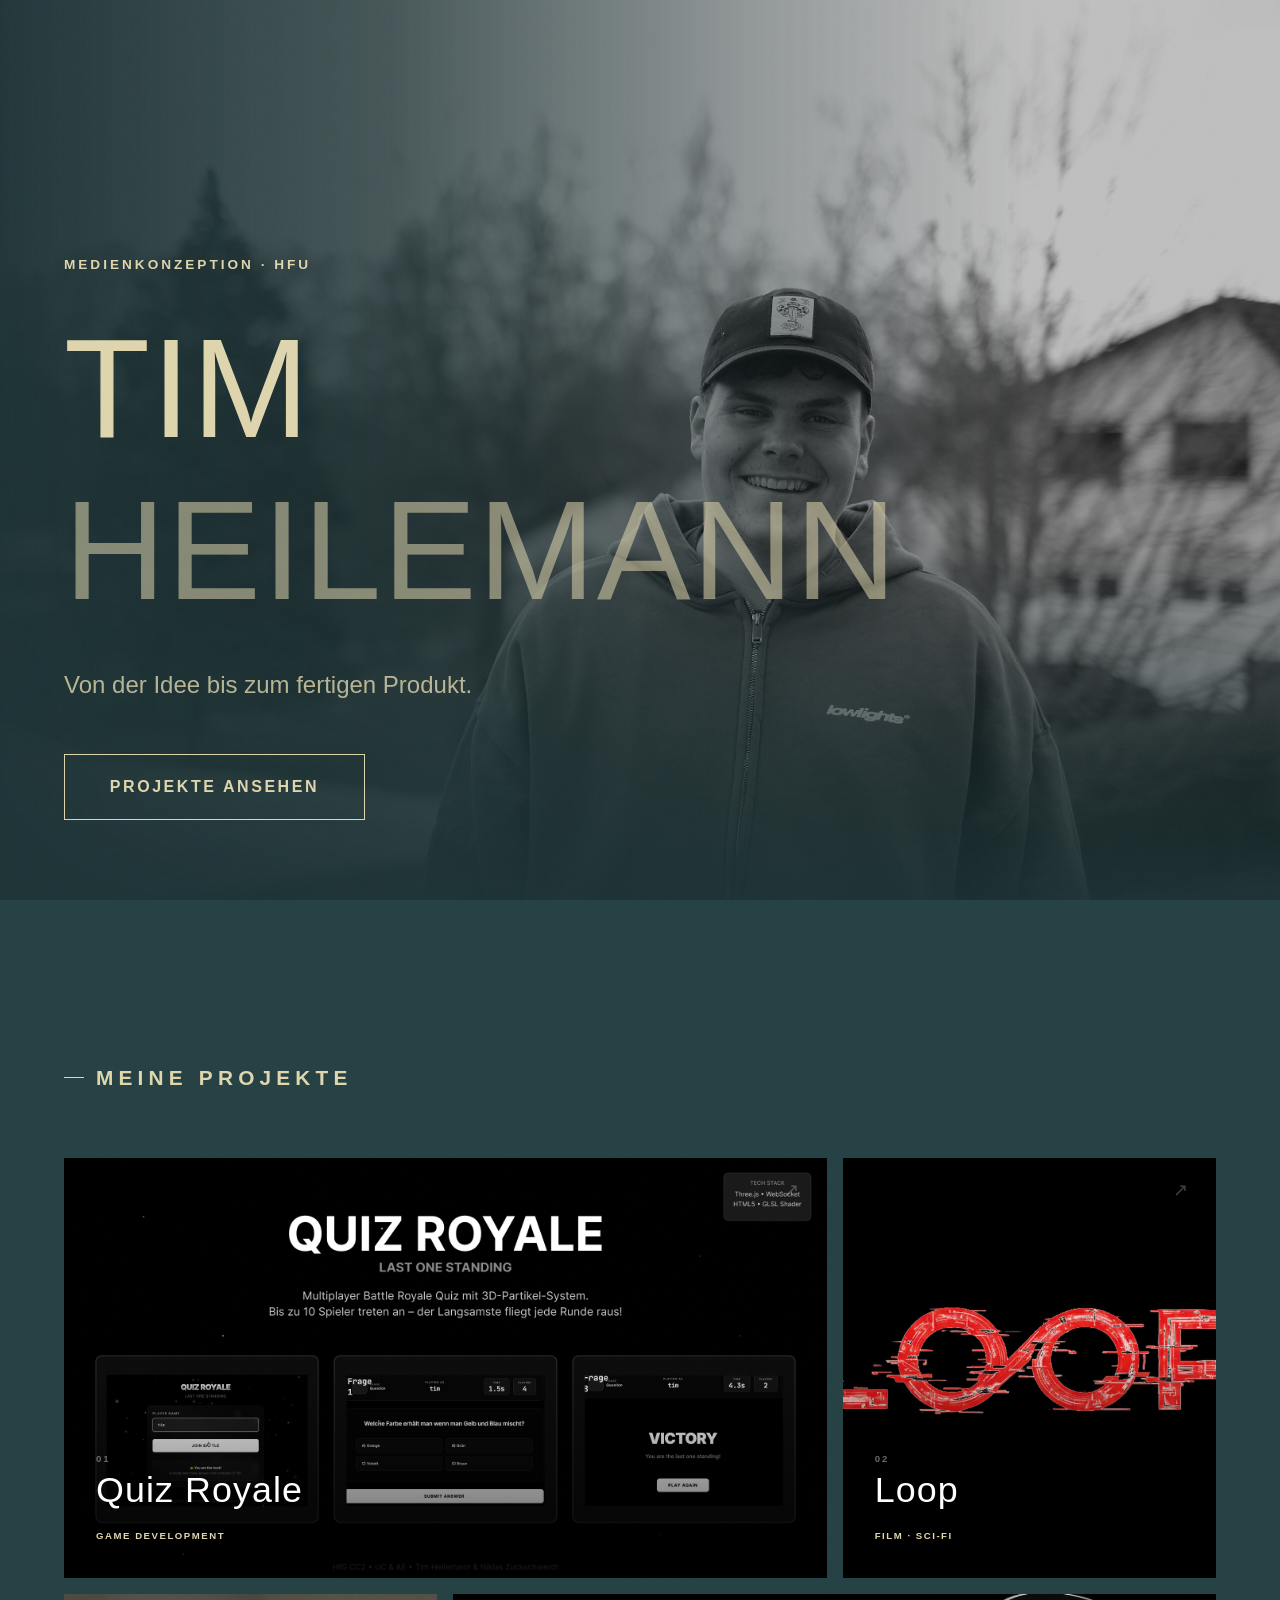
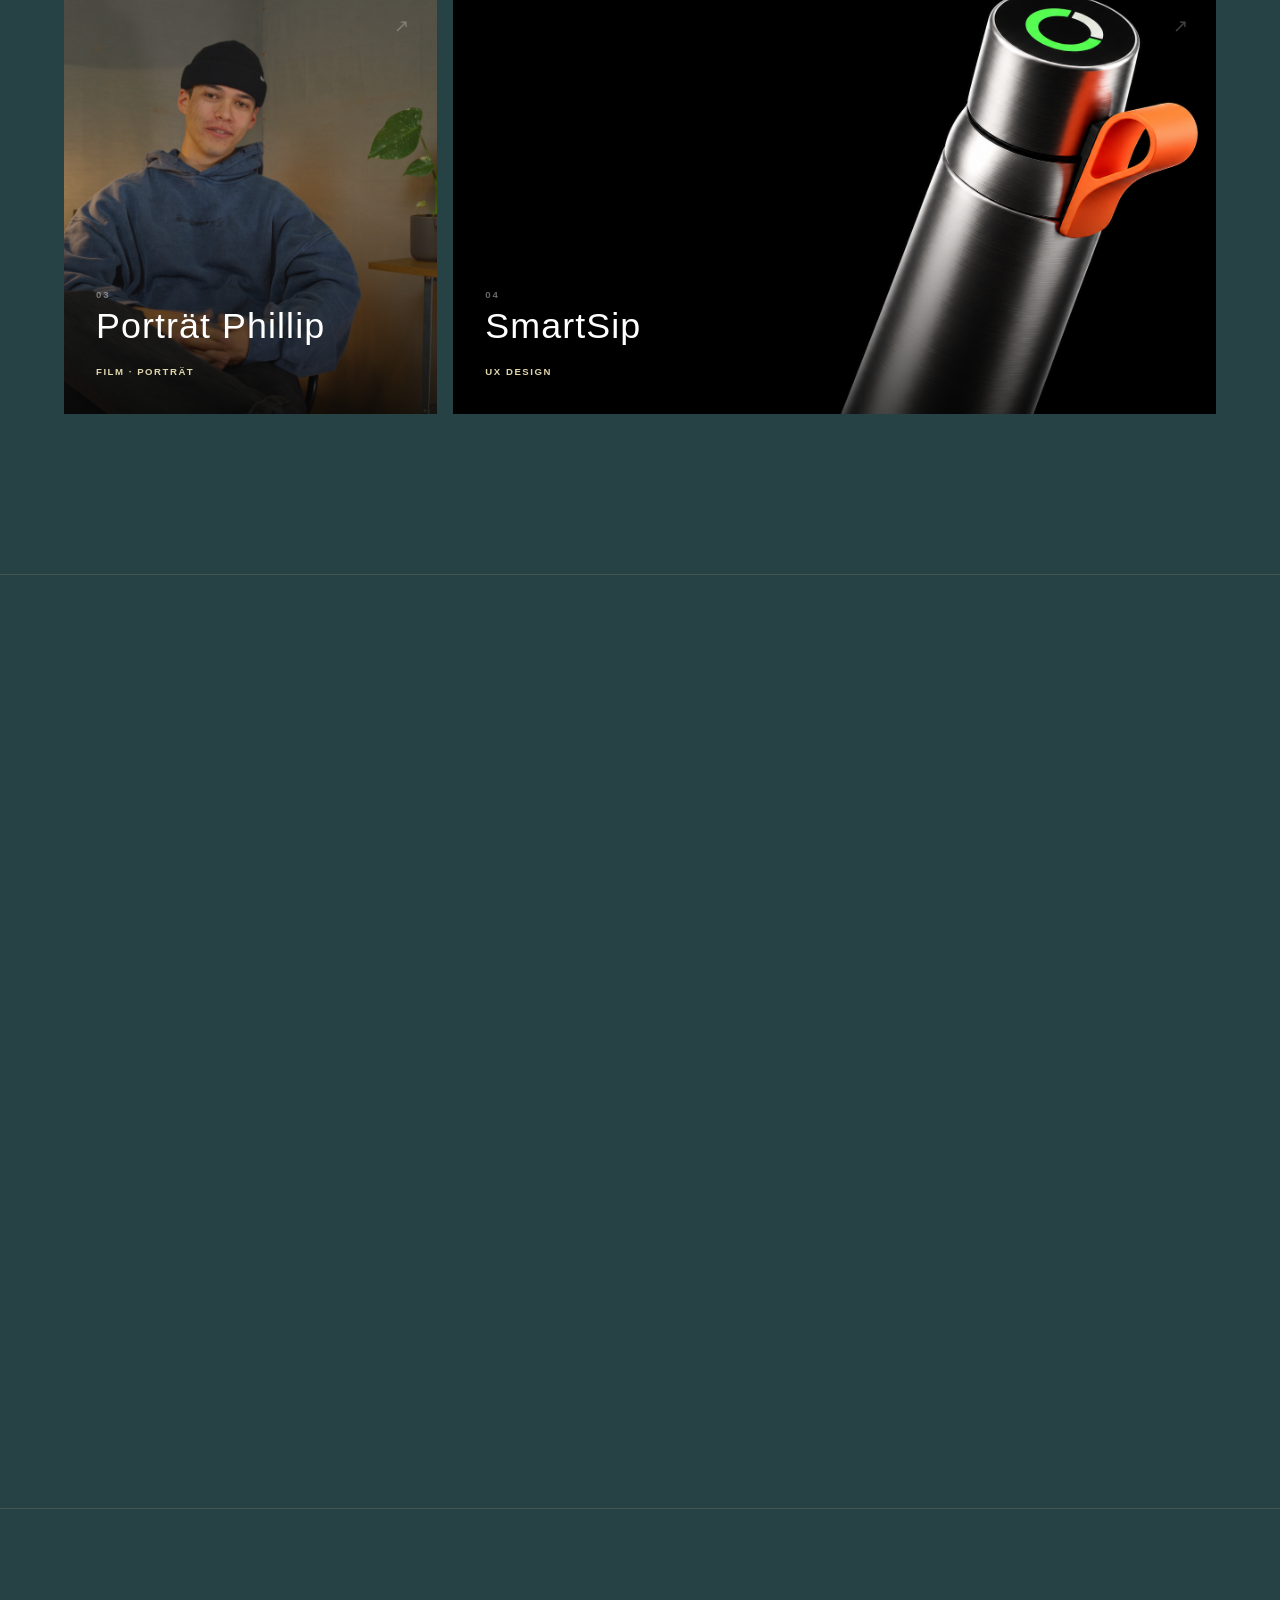
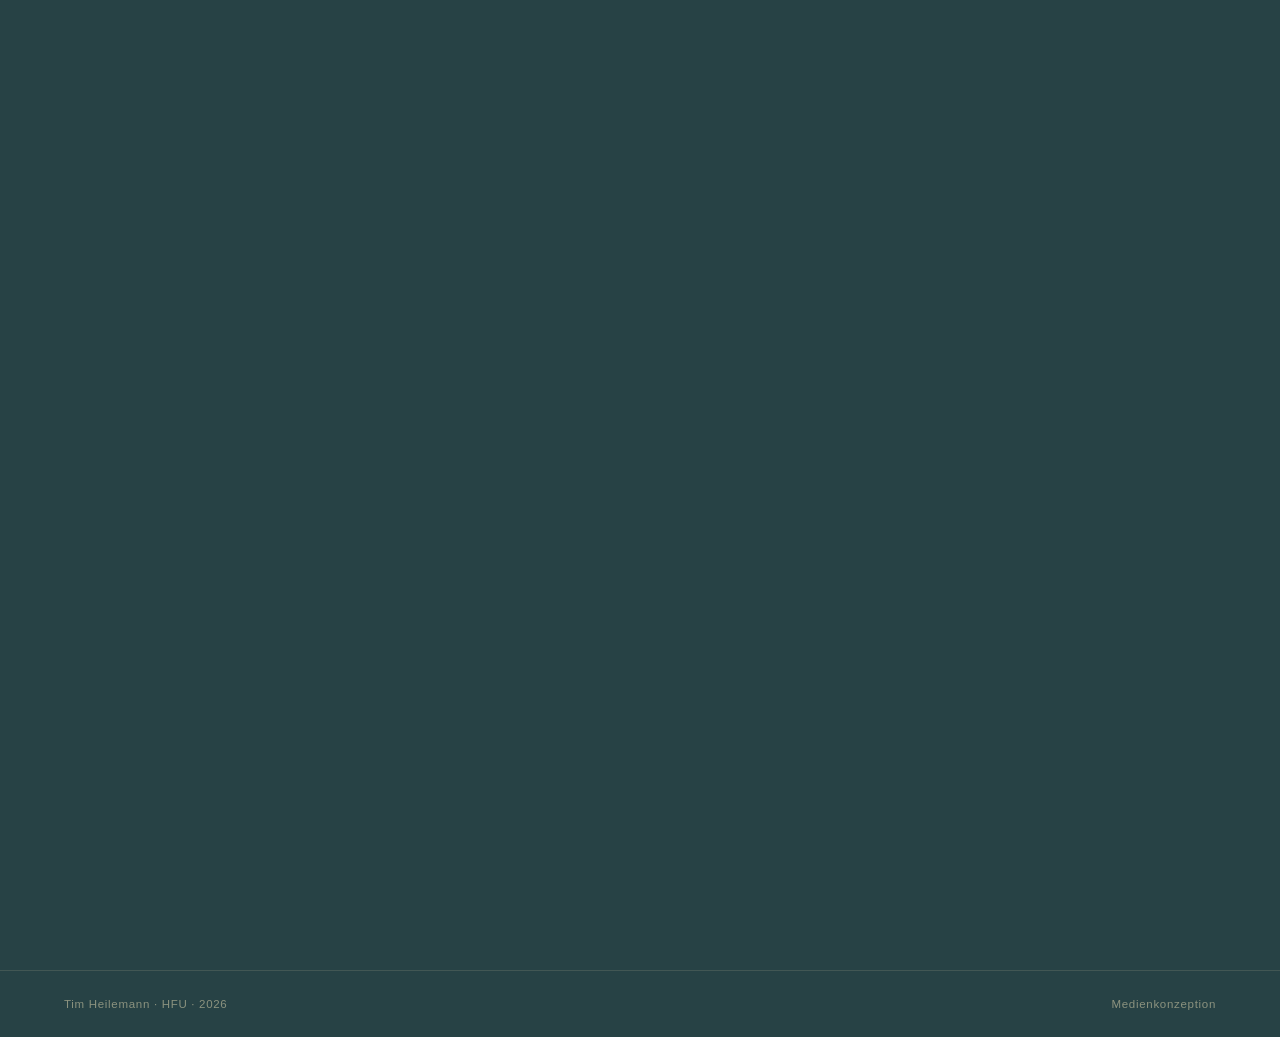
<file: index.html>
<!DOCTYPE html>
<html lang="de">
<head>
  <meta charset="UTF-8">
  <meta name="viewport" content="width=device-width, initial-scale=1.0">
  <meta http-equiv="Content-Security-Policy" content="default-src 'self'; script-src 'self'; style-src 'self' 'unsafe-inline' https://fonts.googleapis.com; font-src 'self' https://fonts.gstatic.com; img-src 'self' data:; frame-src 'none'; form-action 'self' https://formspree.io; connect-src 'self' https://fonts.googleapis.com https://fonts.gstatic.com; base-uri 'self'; object-src 'none'">
  <title>Tim Heilemann — Portfolio</title>
  <link rel="preconnect" href="https://fonts.googleapis.com">
  <link rel="preconnect" href="https://fonts.gstatic.com" crossorigin>
  <link href="https://fonts.googleapis.com/css2?family=Cantarell:wght@400;700&family=Fjalla+One&display=swap" rel="stylesheet">
  <link rel="stylesheet" href="style.css">
  <link rel="icon" type="image/x-icon" href="favicon.ico">
</head>
<body>

  <div class="cursor" id="cursor"></div>

  <nav>
    <button class="burger" id="burger" aria-label="Menü öffnen">
      <span></span><span></span><span></span>
    </button>
    <ul class="nav-links" id="nav-links">
      <li><a href="#projekte">Projekte</a></li>
      <li><a href="#about">Über mich</a></li>
      <li><a href="#kontakt">Kontakt</a></li>
    </ul>
  </nav>

  <section class="hero">
    <div class="hero-portrait">
      <img src="images/DSCF2323.JPG" alt="Tim Heilemann">
    </div>
    <div class="hero-fade"></div>
    <div class="hero-fade-bottom"></div>
    <div class="hero-content">
      <span class="hero-eyebrow">Medienkonzeption · HFU</span>
      <h1>Tim <br><em>Heilemann</em></h1>
      <p class="hero-sub">Von der Idee bis zum fertigen Produkt.</p>
      <div class="hero-ctas">
        <a href="#projekte" class="btn btn-green">Projekte ansehen</a>
      </div>
    </div>
  </section>

  <section class="section" id="projekte">
    <div class="wrap">
      <div class="section-eyebrow">Meine Projekte</div>
    </div>
    <div class="projects-grid">

      <a class="project-card card-quiz-royale" href="quiz-royale.html">
        <img class="card-bg" src="images/quiz-royale-teaser.jpg" alt="Quiz Royale">
        <div class="card-overlay"></div>
        <div class="card-content">
          <span class="card-num">01</span>
          <span class="card-title">Quiz Royale</span>
          <span class="card-tag">Game Development</span>
        </div>
        <span class="card-arrow">↗</span>
      </a>

      <a class="project-card card-loop" href="loop.html">
        <img class="card-bg" src="images/loop-teaser.png" alt="Loop">
        <div class="card-overlay"></div>
        <div class="card-content">
          <span class="card-num">02</span>
          <span class="card-title">Loop</span>
          <span class="card-tag">Film · Sci-Fi</span>
        </div>
        <span class="card-arrow">↗</span>
      </a>

      <a class="project-card card-video" href="videoportraet.html">
        <img class="card-bg" src="images/videoportraet-teaser.png" alt="Porträt Phillip">
        <div class="card-overlay"></div>
        <div class="card-content">
          <span class="card-num">03</span>
          <span class="card-title">Porträt Phillip</span>
          <span class="card-tag">Film · Porträt</span>
        </div>
        <span class="card-arrow">↗</span>
      </a>

      <a class="project-card card-smartsip" href="smartsip.html">
        <img class="card-bg" src="images/smartsip-teaser.png" alt="SmartSip">
        <div class="card-overlay"></div>
        <div class="card-content">
          <span class="card-num">04</span>
          <span class="card-title">SmartSip</span>
          <span class="card-tag">UX Design</span>
        </div>
        <span class="card-arrow">↗</span>
      </a>

    </div>
  </section>

  <section class="section" id="about">
    <div class="wrap">
      <div class="about-grid">
        <div class="about-photo">
          <img src="images/TimHeilemann.jpg" alt="Tim Heilemann">
        </div>
        <div class="about-text">
          <div class="section-eyebrow">Über mich</div>

          <p>Hi, ich bin Tim.</p>

          <p>Seit 2025 studiere ich Medienkonzeption an der Hochschule Furtwangen.</p>

          <p>Meine Leidenschaft liegt darin, kreative Ideen in digitale Erlebnisse zu verwandeln.
            Ob es um die Entwicklung von interaktiven Webanwendungen, die Gestaltung von Benutzeroberflächen
            oder die Umsetzung von filmischen Projekten geht.</p>
        </div>
      </div>
    </div>
  </section>

  <section class="section" id="kontakt">
    <div class="wrap">
      <div class="contact-grid">
        <div class="contact-left">
          <h2>Klingt gut? <br><em>Meld dich!</em></h2>
          <p>Falls du einen kreativen Kopf für dein Team suchst – ich bin dabei.</p>
          <a href="mailto:timheilemann2005@gmail.com" class="btn btn-green">E-Mail schreiben</a>
        </div>
        <div class="contact-right">
          <a href="mailto:timheilemann2005@gmail.com" class="c-link">
            <span class="c-link-label">E-Mail</span>
            timheilemann2005@gmail.com
          </a>
          <a href="https://github.com/dzz5xzkcmh-design" class="c-link" target="_blank" rel="noopener noreferrer">
            <span class="c-link-label">GitHub</span>
            github.com/dzz5xzkcmh-design
          </a>

        </div>
      </div>
    </div>
  </section>

  <footer class="footer-full">
    <span class="footer-text">Tim Heilemann · HFU · 2026</span>
    <span class="footer-right">Medienkonzeption</span>
  </footer>

  <script src="main.js"></script>
</body>
</html>
</file>
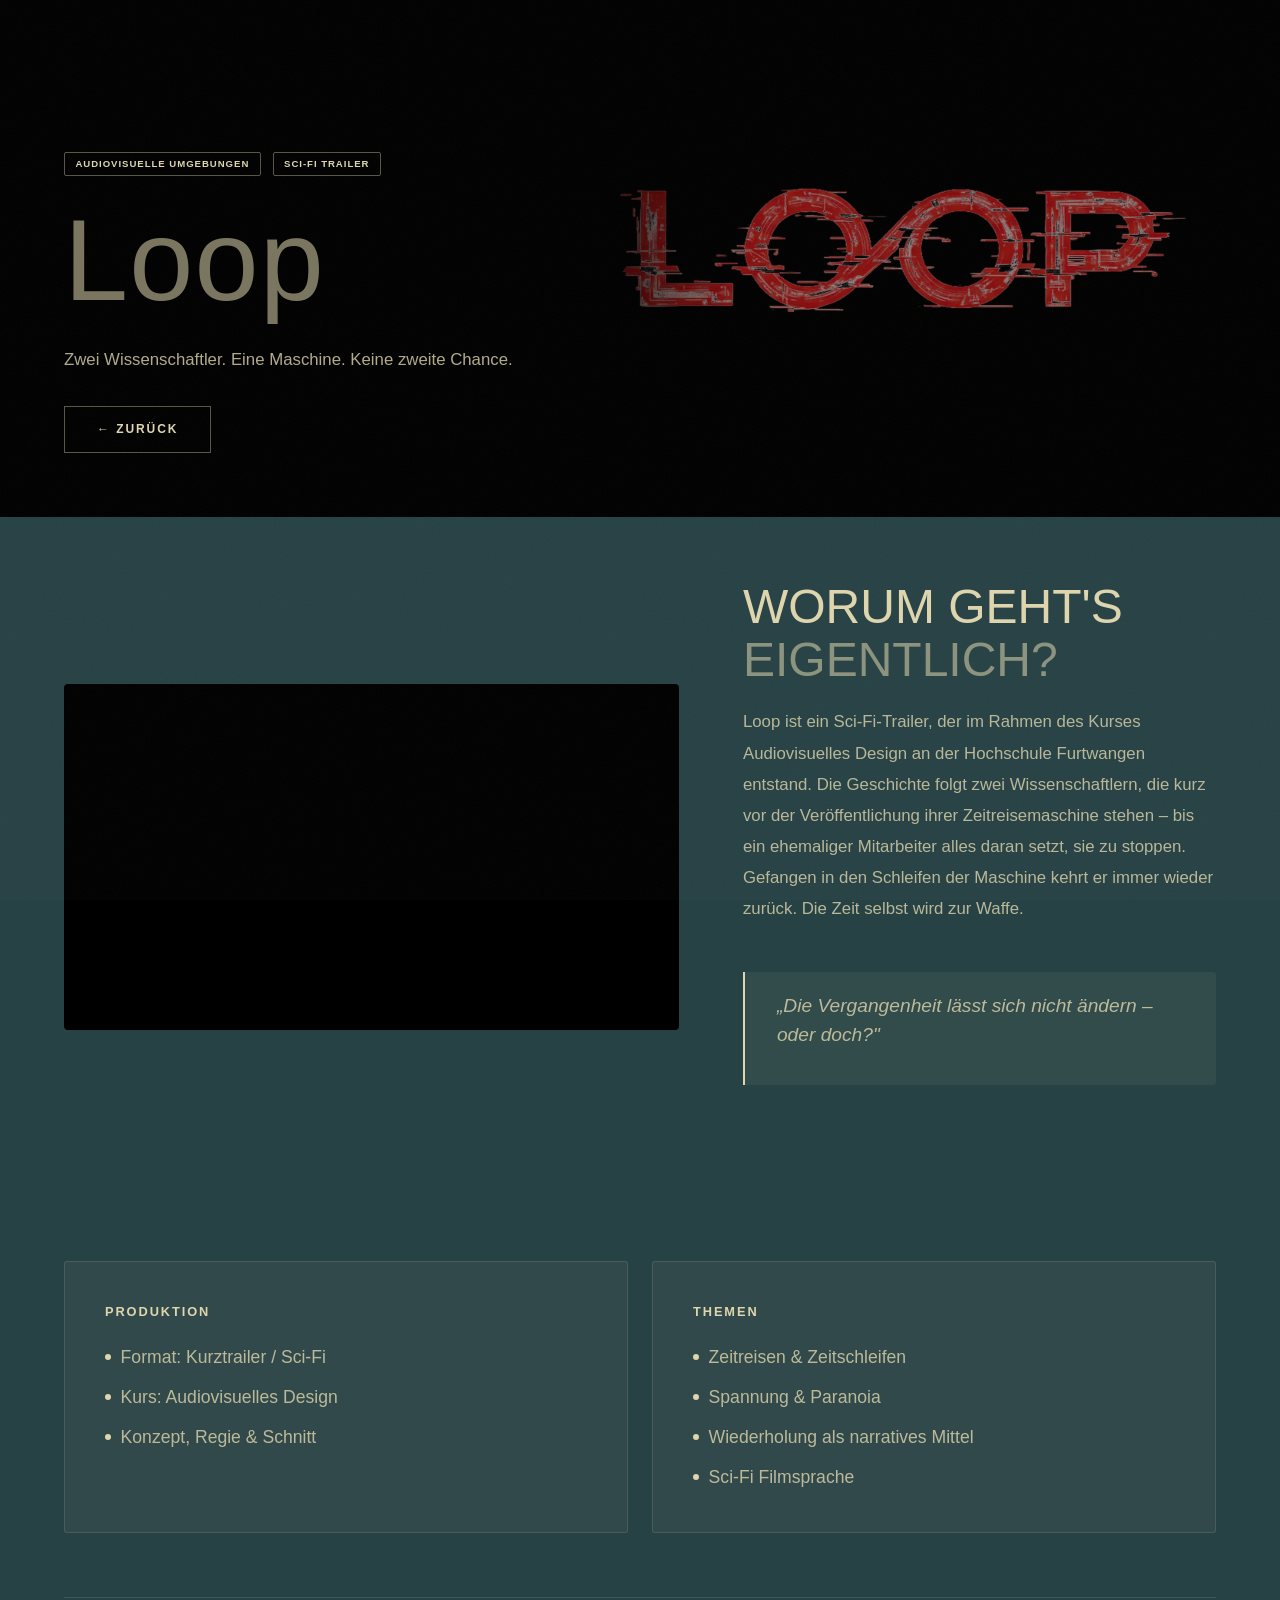
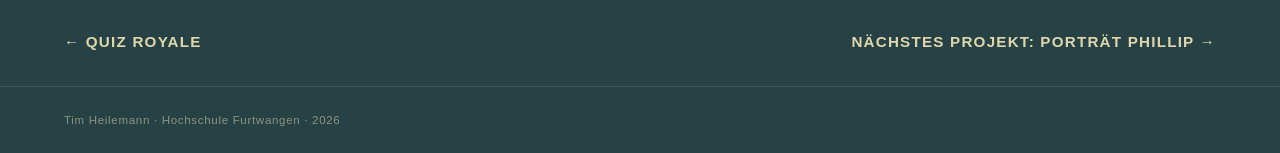
<file: loop.html>
<!DOCTYPE html>
<html lang="de">
<head>
  <meta charset="UTF-8">
  <meta name="viewport" content="width=device-width, initial-scale=1.0">
  <meta http-equiv="Content-Security-Policy" content="default-src 'self'; script-src 'self'; style-src 'self' 'unsafe-inline' https://fonts.googleapis.com; font-src 'self' https://fonts.gstatic.com; img-src 'self' data:; frame-src https://www.youtube-nocookie.com; form-action 'self' https://formspree.io; connect-src 'self' https://fonts.googleapis.com https://fonts.gstatic.com; base-uri 'self'; object-src 'none'">
  <title>Loop — Tim Heilemann</title>
  <link rel="preconnect" href="https://fonts.googleapis.com">
  <link rel="preconnect" href="https://fonts.gstatic.com" crossorigin>
  <link href="https://fonts.googleapis.com/css2?family=Cantarell:wght@400;700&family=Fjalla+One&display=swap" rel="stylesheet">
  <link rel="stylesheet" href="style.css">
  <link rel="icon" type="image/x-icon" href="favicon.ico">
</head>
<body>

  <div class="cursor" id="cursor"></div>

  <nav>
    <button class="burger" id="burger" aria-label="Menü öffnen">
      <span></span><span></span><span></span>
    </button>
    <ul class="nav-links" id="nav-links">
      <li><a href="index.html#projekte">Projekte</a></li>
      <li><a href="index.html#about">Über mich</a></li>
      <li><a href="index.html#kontakt">Kontakt</a></li>
    </ul>
  </nav>

  <section class="project-hero">
    <div class="project-hero-bg">
      <img src="images/loop-teaser.png" alt="" class="centered" style="filter:brightness(0.6)">
    </div>
    <div class="wrap">
      <a href="index.html" class="back-link">← Zurück zur Übersicht</a>
      <div class="project-hero-meta">
        <span class="project-tag">Audiovisuelle Umgebungen</span>
        <span class="project-tag">Sci-Fi Trailer</span>
      </div>
      <h1><em>Loop</em></h1>
      <p class="project-hero-desc">
        Zwei Wissenschaftler. Eine Maschine. Keine zweite Chance.
      </p>
      <div class="project-hero-links">
        <a href="index.html" class="btn btn-ghost">← Zurück</a>
      </div>
    </div>
  </section>
  

  <div class="video-split">
  <section class="video-section">
    <div class="wrap">
      <div class="video-wrap">
        <iframe
          src="https://www.youtube-nocookie.com/embed/XCG1C8_YfVY"
          allow="accelerometer; autoplay; clipboard-write; encrypted-media; gyroscope; picture-in-picture"
          allowfullscreen>
        </iframe>
      </div>
    </div>
  </section>

  <section class="highlight-section">
    <div class="wrap">
      <h2>Worum geht's <em>eigentlich?</em></h2>
      <p>
        Loop ist ein Sci-Fi-Trailer, der im Rahmen des Kurses Audiovisuelles Design
        an der Hochschule Furtwangen entstand. Die Geschichte folgt zwei Wissenschaftlern,
        die kurz vor der Veröffentlichung ihrer Zeitreisemaschine stehen – bis ein ehemaliger
        Mitarbeiter alles daran setzt, sie zu stoppen. Gefangen in den Schleifen der Maschine
        kehrt er immer wieder zurück. Die Zeit selbst wird zur Waffe.
      </p>

      <div class="film-quote">
        <p>„Die Vergangenheit lässt sich nicht ändern – oder doch?"</p>
      </div>

    </div>
  </section>
  </div>

  <div class="wrap">
    <div class="detail-grid">
      <div class="detail-block">
        <h3>Produktion</h3>
        <ul>
          <li>Format: Kurztrailer / Sci-Fi</li>
          <li>Kurs: Audiovisuelles Design</li>
          <li>Konzept, Regie &amp; Schnitt</li>
        </ul>
      </div>
      <div class="detail-block">
        <h3>Themen</h3>
        <ul>
          <li>Zeitreisen &amp; Zeitschleifen</li>
          <li>Spannung &amp; Paranoia</li>
          <li>Wiederholung als narratives Mittel</li>
          <li>Sci-Fi Filmsprache</li>
        </ul>
      </div>
    </div>
  </div>

  <div class="wrap">
    <div class="nav-projects">
      <a href="quiz-royale.html">← Quiz Royale</a>
      <a href="videoportraet.html">Nächstes Projekt: Porträt Phillip →</a>
    </div>
  </div>

  <footer class="footer-full">
    <span class="footer-text">Tim Heilemann · Hochschule Furtwangen · 2026</span>
  </footer>

  <script src="main.js"></script>
</body>
</html>
</file>
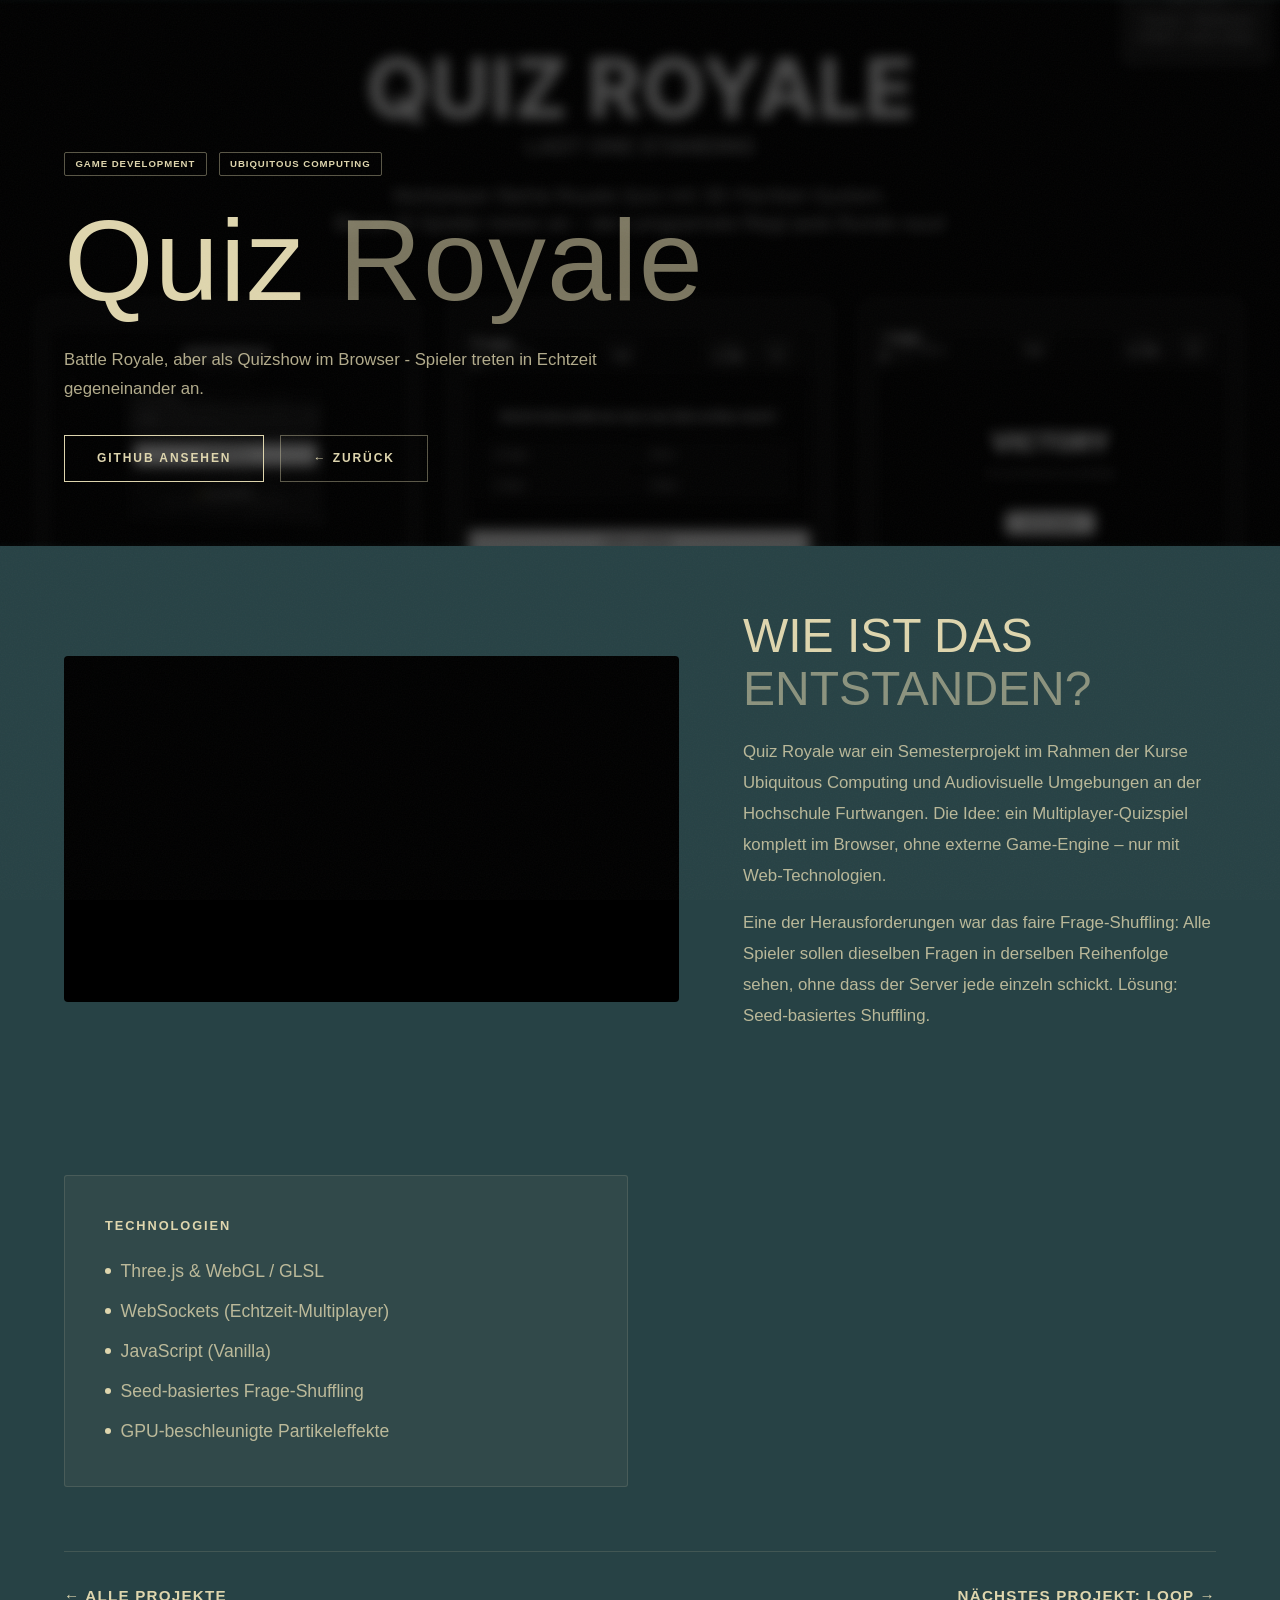
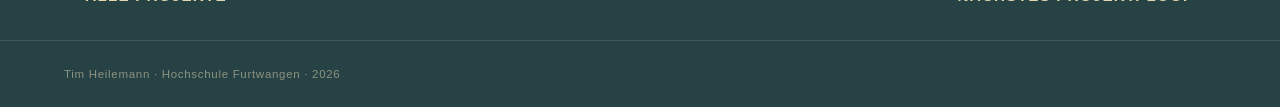
<file: quiz-royale.html>
<!DOCTYPE html>
<html lang="de">
<head>
  <meta charset="UTF-8">
  <meta name="viewport" content="width=device-width, initial-scale=1.0">
  <meta http-equiv="Content-Security-Policy" content="default-src 'self'; script-src 'self'; style-src 'self' 'unsafe-inline' https://fonts.googleapis.com; font-src 'self' https://fonts.gstatic.com; img-src 'self' data:; frame-src https://www.youtube-nocookie.com; form-action 'self' https://formspree.io; connect-src 'self' https://fonts.googleapis.com https://fonts.gstatic.com; base-uri 'self'; object-src 'none'">
  <title>Quiz Royale — Tim Heilemann</title>
  <link rel="preconnect" href="https://fonts.googleapis.com">
  <link rel="preconnect" href="https://fonts.gstatic.com" crossorigin>
  <link href="https://fonts.googleapis.com/css2?family=Cantarell:wght@400;700&family=Fjalla+One&display=swap" rel="stylesheet">
  <link rel="stylesheet" href="style.css">
  <link rel="icon" type="image/x-icon" href="favicon.ico">
</head>
<body>

  <div class="cursor" id="cursor"></div>

  <nav>
    <button class="burger" id="burger" aria-label="Menü öffnen">
      <span></span><span></span><span></span>
    </button>
    <ul class="nav-links" id="nav-links">
      <li><a href="index.html#projekte">Projekte</a></li>
      <li><a href="index.html#about">Über mich</a></li>
      <li><a href="index.html#kontakt">Kontakt</a></li>
    </ul>
  </nav>

  <section class="project-hero">
    <div class="project-hero-bg">
      <img src="images/quiz-royale-teaser.jpg" alt="" class="blurred" style="object-position:center 20%">
    </div>
    <div class="wrap">
      <a href="index.html" class="back-link">← Zurück zur Übersicht</a>
      <div class="project-hero-meta">
        <span class="project-tag">Game Development</span>
        <span class="project-tag">Ubiquitous Computing</span>
      </div>
      <h1>Quiz <em>Royale</em></h1>
      <p class="project-hero-desc">
        Battle Royale, aber als Quizshow im Browser - Spieler treten in Echtzeit gegeneinander an.
      </p>
      <div class="project-hero-links">
        <a href="https://github.com/dzz5xzkcmh-design/QUIZ-ROYALE" target="_blank" rel="noopener noreferrer" class="btn btn-green">GitHub ansehen</a>
        <a href="index.html" class="btn btn-ghost">← Zurück</a>
      </div>
    </div>
  </section>

  <div class="video-split">
  <section class="video-section">
    <div class="wrap">
      <div class="video-wrap">
        <iframe
          src="https://www.youtube-nocookie.com/embed/8djcjZICHsI"
          allow="accelerometer; autoplay; clipboard-write; encrypted-media; gyroscope; picture-in-picture"
          allowfullscreen>
        </iframe>
      </div>
    </div>
  </section>

  <section class="highlight-section">
    <div class="wrap">
      <h2>Wie ist das <em>entstanden?</em></h2>
      <p>
        Quiz Royale war ein Semesterprojekt im Rahmen der Kurse
        Ubiquitous Computing und Audiovisuelle Umgebungen an der Hochschule Furtwangen.
        Die Idee: ein Multiplayer-Quizspiel komplett im Browser, ohne externe Game-Engine –
        nur mit Web-Technologien.
      </p>
      <p>
        Eine der Herausforderungen war das faire Frage-Shuffling: Alle Spieler sollen
        dieselben Fragen in derselben Reihenfolge sehen, ohne dass der Server jede einzeln schickt.
        Lösung: Seed-basiertes Shuffling.
      </p>
    </div>
  </section>
  </div>

  <div class="wrap">
    <div class="detail-grid">
      <div class="detail-block">
        <h3>Technologien</h3>
        <ul>
          <li>Three.js &amp; WebGL / GLSL</li>
          <li>WebSockets (Echtzeit-Multiplayer)</li>
          <li>JavaScript (Vanilla)</li>
          <li>Seed-basiertes Frage-Shuffling</li>
          <li>GPU-beschleunigte Partikeleffekte</li>
        </ul>
      </div>
      </div>
    </div>
  </div>

  <div class="wrap">
    <div class="nav-projects">
      <a href="index.html">← Alle Projekte</a>
      <a href="loop.html">Nächstes Projekt: Loop →</a>
    </div>
  </div>

  <footer class="footer-full">
    <span class="footer-text">Tim Heilemann · Hochschule Furtwangen · 2026</span>
  </footer>

  <script src="main.js"></script>
</body>
</html>
</file>
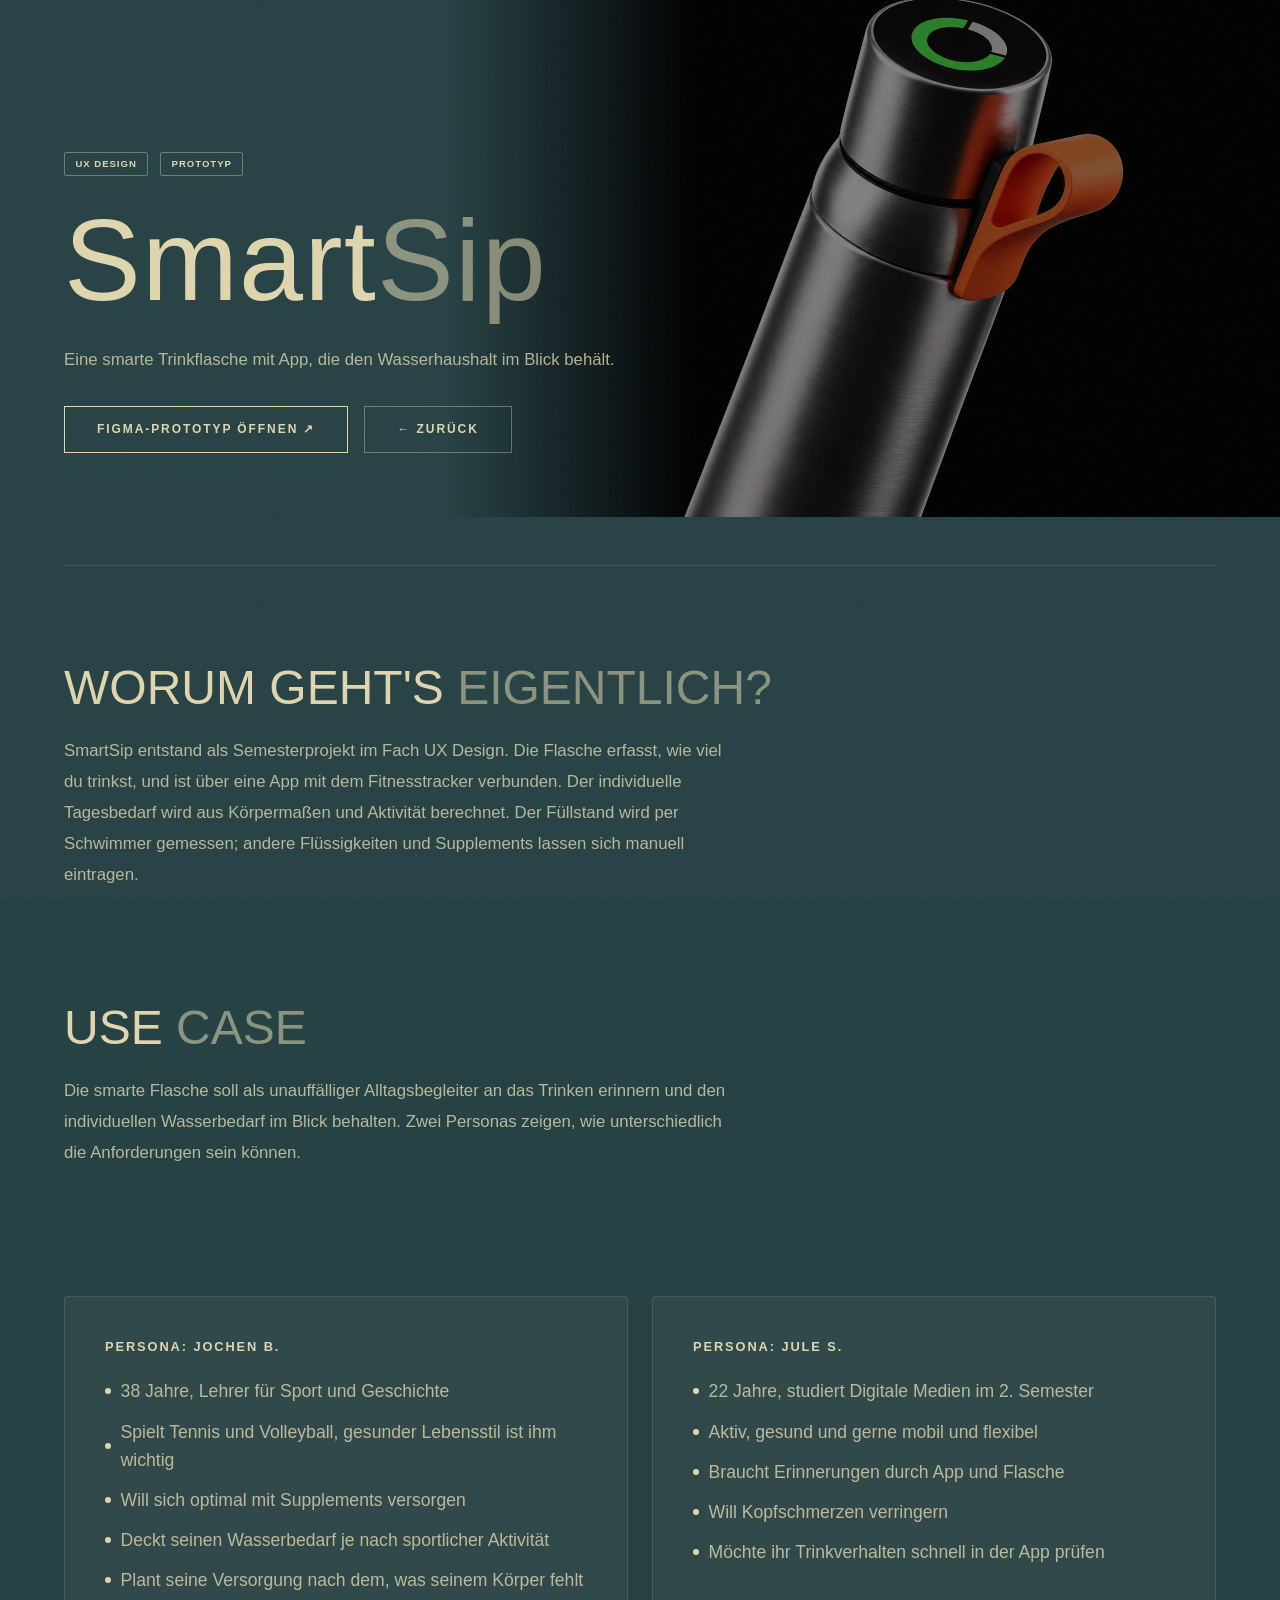
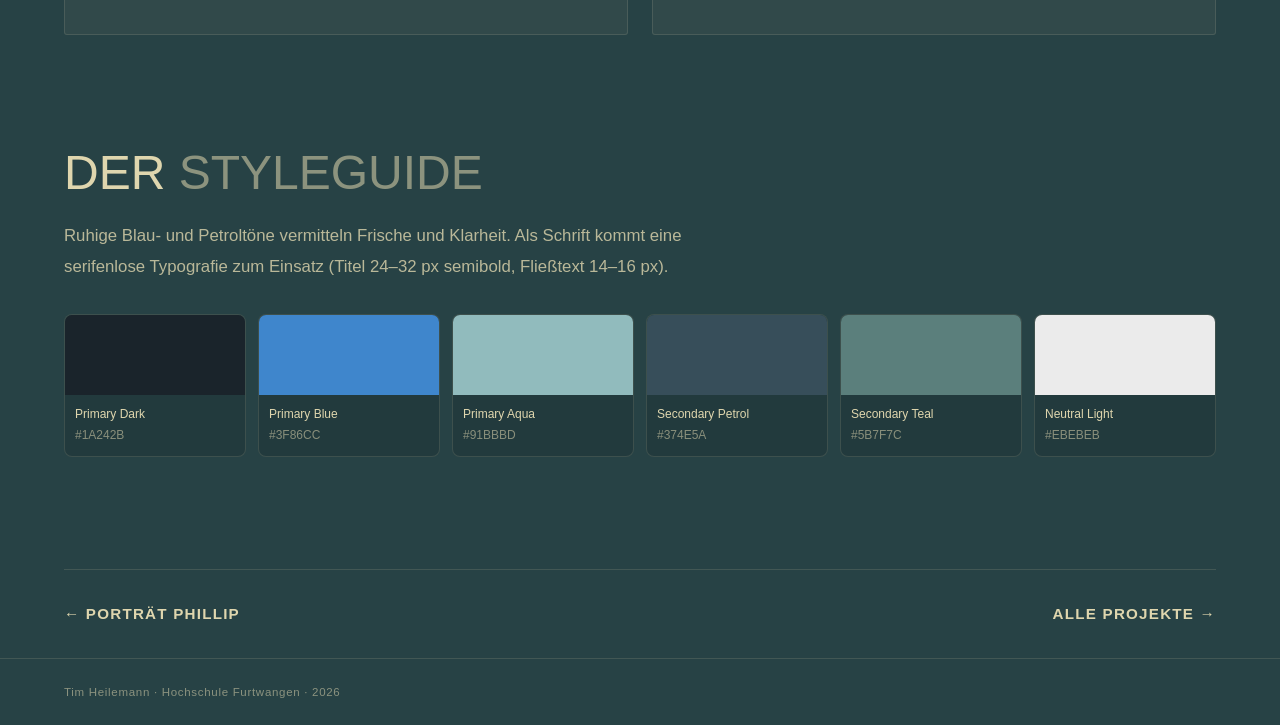
<file: smartsip.html>
<!DOCTYPE html>
<html lang="de">
<head>
  <meta charset="UTF-8">
  <meta name="viewport" content="width=device-width, initial-scale=1.0">
  <meta http-equiv="Content-Security-Policy" content="default-src 'self'; script-src 'self'; style-src 'self' 'unsafe-inline' https://fonts.googleapis.com; font-src 'self' https://fonts.gstatic.com; img-src 'self' data:; frame-src 'none'; form-action 'self' https://formspree.io; connect-src 'self' https://fonts.googleapis.com https://fonts.gstatic.com; base-uri 'self'; object-src 'none'">
  <title>SmartSip — Tim Heilemann</title>
  <link rel="preconnect" href="https://fonts.googleapis.com">
  <link rel="preconnect" href="https://fonts.gstatic.com" crossorigin>
  <link href="https://fonts.googleapis.com/css2?family=Cantarell:wght@400;700&family=Fjalla+One&display=swap" rel="stylesheet">
  <link rel="stylesheet" href="style.css">
  <link rel="icon" type="image/x-icon" href="favicon.ico">
</head>
<body>

  <div class="cursor" id="cursor"></div>

  <nav>
    <button class="burger" id="burger" aria-label="Menü öffnen">
      <span></span><span></span><span></span>
    </button>
    <ul class="nav-links" id="nav-links">
      <li><a href="index.html#projekte">Projekte</a></li>
      <li><a href="index.html#about">Über mich</a></li>
      <li><a href="index.html#kontakt">Kontakt</a></li>
    </ul>
  </nav>

  <section class="project-hero">
    <div class="project-hero-bg">
      <img src="images/smartsip-teaser.png" alt="" class="centered" style="filter:brightness(0.5)">
    </div>
    <div class="wrap">
      <a href="index.html" class="back-link">← Zurück zur Übersicht</a>
      <div class="project-hero-meta">
        <span class="project-tag">UX Design</span>
        <span class="project-tag">Prototyp</span>
      </div>
      <h1>Smart<em>Sip</em></h1>
      <p class="project-hero-desc">
        Eine smarte Trinkflasche mit App, die den Wasserhaushalt im Blick behält.
      </p>
      <div class="project-hero-links">
        <a href="https://www.figma.com/proto/ptuzyTHF4GSvzLnFzi57QY/SmartSip_Prototyp?node-id=0-1&amp;t=3FI3hz883QZXQRR0-1" class="btn btn-green" target="_blank" rel="noopener noreferrer">Figma-Prototyp öffnen ↗</a>
        <a href="index.html" class="btn btn-ghost">← Zurück</a>
      </div>
    </div>
  </section>

  <div class="wrap"><hr class="divider"></div>

  <section class="highlight-section">
    <div class="wrap">
      <h2>Worum geht's <em>eigentlich?</em></h2>
      <p>
        SmartSip entstand als Semesterprojekt im Fach UX Design. Die Flasche erfasst,
        wie viel du trinkst, und ist über eine App mit dem Fitnesstracker verbunden. Der individuelle
        Tagesbedarf wird aus Körpermaßen und Aktivität berechnet. Der Füllstand wird per Schwimmer
        gemessen; andere Flüssigkeiten und Supplements lassen sich manuell eintragen.
      </p>
    </div>
  </section>

  <section class="highlight-section">
    <div class="wrap">
      <h2>Use <em>Case</em></h2>
      <p>
        Die smarte Flasche soll als unauffälliger Alltagsbegleiter an das Trinken erinnern
        und den individuellen Wasserbedarf im Blick behalten. Zwei Personas zeigen, wie
        unterschiedlich die Anforderungen sein können.
      </p>
    </div>
  </section>

  <div class="wrap">
    <div class="detail-grid">
      <div class="detail-block">
        <h3>Persona: Jochen B.</h3>
        <ul>
          <li>38 Jahre, Lehrer für Sport und Geschichte</li>
          <li>Spielt Tennis und Volleyball, gesunder Lebensstil ist ihm wichtig</li>
          <li>Will sich optimal mit Supplements versorgen</li>
          <li>Deckt seinen Wasserbedarf je nach sportlicher Aktivität</li>
          <li>Plant seine Versorgung nach dem, was seinem Körper fehlt</li>
        </ul>
      </div>
      <div class="detail-block">
        <h3>Persona: Jule S.</h3>
        <ul>
          <li>22 Jahre, studiert Digitale Medien im 2. Semester</li>
          <li>Aktiv, gesund und gerne mobil und flexibel</li>
          <li>Braucht Erinnerungen durch App und Flasche</li>
          <li>Will Kopfschmerzen verringern</li>
          <li>Möchte ihr Trinkverhalten schnell in der App prüfen</li>
        </ul>
      </div>
    </div>
  </div>

  <section class="highlight-section">
    <div class="wrap">
      <h2>Der <em>Styleguide</em></h2>
      <p>
        Ruhige Blau- und Petroltöne vermitteln Frische und Klarheit. Als Schrift kommt eine
        serifenlose Typografie zum Einsatz (Titel 24–32 px semibold, Fließtext 14–16 px).
      </p>
      <div class="swatches">
        <div class="swatch"><div class="swatch-color" style="background:#1A242B"></div><div class="swatch-info"><span>Primary Dark</span><span>#1A242B</span></div></div>
        <div class="swatch"><div class="swatch-color" style="background:#3F86CC"></div><div class="swatch-info"><span>Primary Blue</span><span>#3F86CC</span></div></div>
        <div class="swatch"><div class="swatch-color" style="background:#91BBBD"></div><div class="swatch-info"><span>Primary Aqua</span><span>#91BBBD</span></div></div>
        <div class="swatch"><div class="swatch-color" style="background:#374E5A"></div><div class="swatch-info"><span>Secondary Petrol</span><span>#374E5A</span></div></div>
        <div class="swatch"><div class="swatch-color" style="background:#5B7F7C"></div><div class="swatch-info"><span>Secondary Teal</span><span>#5B7F7C</span></div></div>
        <div class="swatch"><div class="swatch-color" style="background:#EBEBEB"></div><div class="swatch-info"><span>Neutral Light</span><span>#EBEBEB</span></div></div>
      </div>
    </div>
  </section>

  <div class="wrap">
    <div class="nav-projects">
      <a href="videoportraet.html">← Porträt Phillip</a>
      <a href="index.html#projekte">Alle Projekte →</a>
    </div>
  </div>

  <footer class="footer-full">
    <span class="footer-text">Tim Heilemann · Hochschule Furtwangen · 2026</span>
  </footer>

  <script src="main.js"></script>
</body>
</html>
</file>
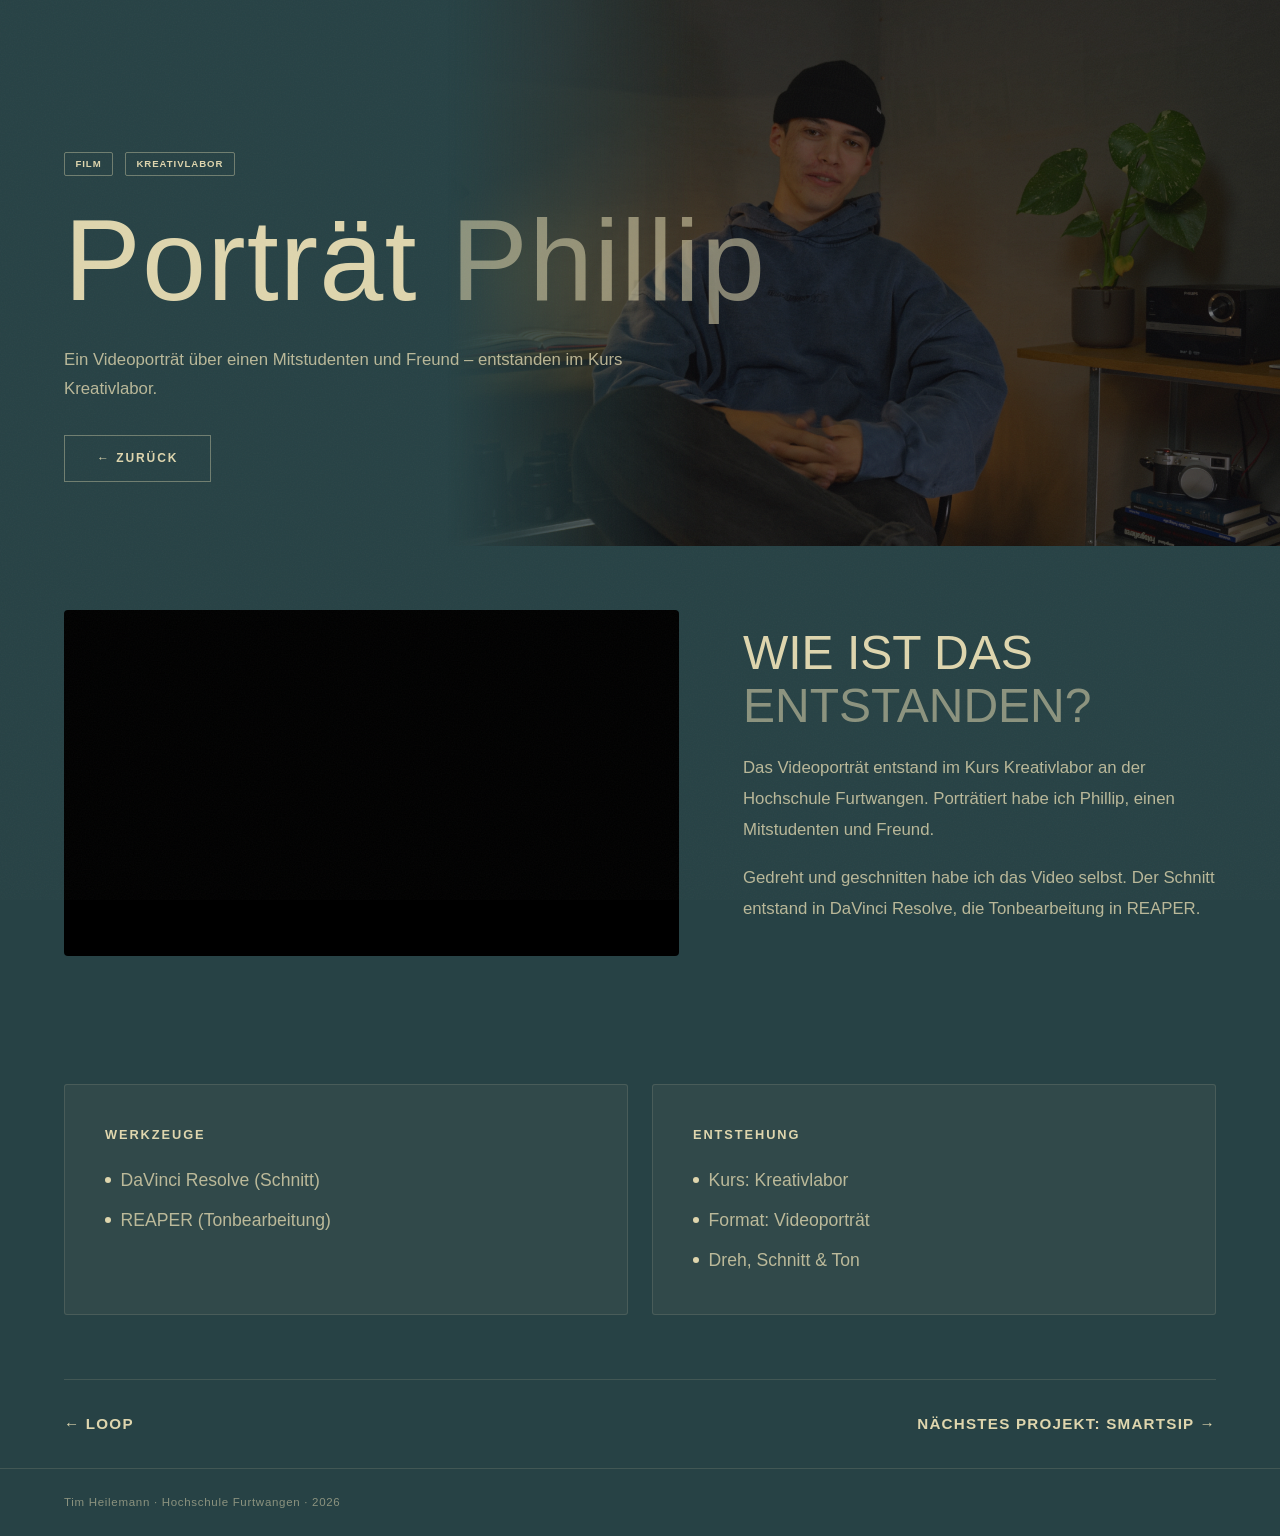
<file: videoportraet.html>
<!DOCTYPE html>
<html lang="de">
<head>
  <meta charset="UTF-8">
  <meta name="viewport" content="width=device-width, initial-scale=1.0">
  <meta http-equiv="Content-Security-Policy" content="default-src 'self'; script-src 'self'; style-src 'self' 'unsafe-inline' https://fonts.googleapis.com; font-src 'self' https://fonts.gstatic.com; img-src 'self' data:; frame-src https://www.youtube-nocookie.com; form-action 'self' https://formspree.io; connect-src 'self' https://fonts.googleapis.com https://fonts.gstatic.com; base-uri 'self'; object-src 'none'">
  <title>Porträt Phillip — Tim Heilemann</title>
  <link rel="preconnect" href="https://fonts.googleapis.com">
  <link rel="preconnect" href="https://fonts.gstatic.com" crossorigin>
  <link href="https://fonts.googleapis.com/css2?family=Cantarell:wght@400;700&family=Fjalla+One&display=swap" rel="stylesheet">
  <link rel="stylesheet" href="style.css">
  <link rel="icon" type="image/x-icon" href="favicon.ico">
</head>
<body>

  <div class="cursor" id="cursor"></div>

  <nav>
    <button class="burger" id="burger" aria-label="Menü öffnen">
      <span></span><span></span><span></span>
    </button>
    <ul class="nav-links" id="nav-links">
      <li><a href="index.html#projekte">Projekte</a></li>
      <li><a href="index.html#about">Über mich</a></li>
      <li><a href="index.html#kontakt">Kontakt</a></li>
    </ul>
  </nav>

  <section class="project-hero hero-video">
    <div class="project-hero-bg">
      <img src="images/videoportraet-teaser.png" alt="" class="centered" style="filter:brightness(0.5)">
    </div>
    <div class="wrap">
      <a href="index.html" class="back-link">← Zurück zur Übersicht</a>
      <div class="project-hero-meta">
        <span class="project-tag">Film</span>
        <span class="project-tag">Kreativlabor</span>
      </div>
      <h1>Porträt <em>Phillip</em></h1>
      <p class="project-hero-desc">
        Ein Videoporträt über einen Mitstudenten und Freund – entstanden im Kurs Kreativlabor.
      </p>
      <div class="project-hero-links">
        <a href="index.html" class="btn btn-ghost">← Zurück</a>
      </div>
    </div>
  </section>

  <div class="video-split">
  <section class="video-section">
    <div class="wrap">
      <div class="video-wrap">
        <iframe
          src="https://www.youtube-nocookie.com/embed/35ivja_rJ9s"
          allow="accelerometer; autoplay; clipboard-write; encrypted-media; gyroscope; picture-in-picture"
          allowfullscreen>
        </iframe>
      </div>
    </div>
  </section>

  <section class="highlight-section">
    <div class="wrap">
      <h2>Wie ist das <em>entstanden?</em></h2>
      <p>
        Das Videoporträt entstand im Kurs Kreativlabor an der Hochschule Furtwangen.
        Porträtiert habe ich Phillip, einen Mitstudenten und Freund.
      </p>
      <p>
        Gedreht und geschnitten habe ich das Video selbst. Der Schnitt entstand in DaVinci Resolve,
        die Tonbearbeitung in REAPER.
      </p>
    </div>
  </section>
  </div>

  <div class="wrap">
    <div class="detail-grid">
      <div class="detail-block">
        <h3>Werkzeuge</h3>
        <ul>
          <li>DaVinci Resolve (Schnitt)</li>
          <li>REAPER (Tonbearbeitung)</li>
        </ul>
      </div>
      <div class="detail-block">
        <h3>Entstehung</h3>
        <ul>
          <li>Kurs: Kreativlabor</li>
          <li>Format: Videoporträt</li>
          <li>Dreh, Schnitt &amp; Ton</li>
        </ul>
      </div>
    </div>
  </div>

  <div class="wrap">
    <div class="nav-projects">
      <a href="loop.html">← Loop</a>
      <a href="smartsip.html">Nächstes Projekt: SmartSip →</a>
    </div>
  </div>

  <footer class="footer-full">
    <span class="footer-text">Tim Heilemann · Hochschule Furtwangen · 2026</span>
  </footer>

  <script src="main.js"></script>
</body>
</html>
</file>
<file: style.css>
/* ==========================================================================
   Portfolio Tim Heilemann
   Farben: Dark Blue #274245 + Yellow Sapling #DFD6AE
   Fonts:  Fjalla One (Überschriften) + Cantarell (Text)
   ========================================================================== */

   *, *::before, *::after { box-sizing: border-box; margin: 0; padding: 0; }

   :root {
     --bg: #274245;
     --bg-2: #223a3d;
     --bg-3: #1c3235;
     --text: #dfd6ae;
     --text-soft: rgba(223, 214, 174, 0.8);
     --muted: rgba(223, 214, 174, 0.55);
     --accent: #dfd6ae;
     --border: rgba(223, 214, 174, 0.14);
     --sans: 'Cantarell', sans-serif;
     --display: 'Fjalla One', sans-serif;
   }
   
   html { scroll-behavior: smooth; overflow-x: hidden; }
   body {
     font-family: var(--sans);
     background: var(--bg);
     color: var(--text);
     font-size: 16px;
     line-height: 1.6;
     min-height: 100vh;
     overflow-x: hidden;
   }
   h1, h2, h3 { font-weight: 400; }
   
   .wrap { padding: 0 clamp(1.5rem, 5vw, 5rem); }
   
   /* Ausgeblendete Elemente (stehen noch im HTML) */
   nav, .back-link, .cursor { display: none; }
   
   /* ==========================================================================
      HERO (Startseite)
      ========================================================================== */
   .hero {
     position: relative; overflow: hidden;
     min-height: 100vh;
     display: flex; align-items: flex-end;
   }
   .hero-portrait {
     position: absolute; inset: 0;
     pointer-events: none; will-change: transform;
   }
   .hero-portrait img {
     width: 100%; height: 115%; margin-top: -7.5%;
     object-fit: cover; object-position: 75% 20%; display: block;
     filter: grayscale(1) contrast(1.05) brightness(0.75);
   }
   .hero-fade {
     position: absolute; inset: 0;
     background: linear-gradient(to right,
       rgba(28, 50, 53, 0.97) 0%,
       rgba(28, 50, 53, 0.75) 30%,
       rgba(28, 50, 53, 0.25) 60%,
       transparent 80%);
     pointer-events: none; z-index: 1;
   }
   .hero-fade-bottom {
     position: absolute; inset: 0;
     background: linear-gradient(to top, rgba(28, 50, 53, 0.9) 0%, transparent 40%);
     pointer-events: none; z-index: 1;
   }
   .hero-content {
     position: relative; z-index: 3;
     padding: 0 clamp(1.5rem, 5vw, 5rem) 5rem;
     max-width: 800px;
   }
   .hero-eyebrow {
     display: inline-flex; align-items: center; gap: 0.6rem;
     font-size: 0.85rem; font-weight: 700; letter-spacing: 0.22em; text-transform: uppercase;
     color: var(--accent);
     margin-bottom: 2rem;
   }
   .hero h1 {
     font-family: var(--display);
     font-size: clamp(4rem, 11vw, 10rem);
     line-height: 1.15; letter-spacing: 0.01em;
     text-transform: uppercase;
     color: var(--text);
     margin-bottom: 2rem;
   }
   .hero h1 em {
     font-style: normal;
     color: var(--accent);
     opacity: 0.55;
     display: block;
   }
   .hero-sub {
     font-size: 1.5rem;
     color: var(--text-soft);
     max-width: 640px;
     margin-bottom: 3rem;
     line-height: 1.75;
   }
   
   /* ==========================================================================
      BUTTONS
      ========================================================================== */
   .btn {
     display: inline-block;
     padding: 0.8rem 2rem;
     font-family: var(--sans); font-size: 0.75rem; font-weight: 700;
     letter-spacing: 0.16em; text-transform: uppercase;
     border-radius: 0; text-decoration: none;
     transition: all 0.2s; border: 1px solid transparent;
   }
   .hero .btn,
   .contact-left .btn { font-size: 1rem; padding: 1.2rem 2.8rem; }
   .btn-green {
     background: transparent;
     color: var(--accent);
     border-color: var(--accent);
   }
   .btn-green:hover {
     background: var(--accent);
     border-color: var(--accent);
     color: var(--bg);
   }
   .btn-ghost {
     background: transparent;
     color: var(--text);
     border-color: rgba(223, 214, 174, 0.4);
   }
   .btn-ghost:hover { border-color: var(--text); }
   
   /* ==========================================================================
      SECTIONS
      ========================================================================== */
   .section { padding: 10rem 0; background: var(--bg); }
   .section + .section { border-top: 1px solid var(--border); }
   .section-eyebrow {
     font-size: 1.3rem; font-weight: 700; letter-spacing: 0.25em; text-transform: uppercase;
     color: var(--accent);
     display: inline-flex; align-items: center; gap: 0.75rem;
     margin-bottom: 4rem;
   }
   .section-eyebrow::before {
     content: ''; display: block;
     width: 20px; height: 1px;
     background: var(--accent);
   }
   
   /* ==========================================================================
      PROJEKT-GRID (Startseite)
      ========================================================================== */
   .projects-grid {
     display: grid;
     grid-template-columns: repeat(3, 1fr);
     grid-template-rows: 420px 420px;
     gap: 16px;
     padding: 0 clamp(1.5rem, 5vw, 5rem);
   }
   .card-quiz-royale { grid-column: 1 / 3; }
   .card-loop        { grid-column: 3; }
   .card-video       { grid-column: 1; }
   .card-smartsip    { grid-column: 2 / 4; }
   
   .project-card {
     position: relative; overflow: hidden;
     text-decoration: none; color: inherit;
     background: var(--bg-2);
     display: block;
     opacity: 0;
     transform: translateY(52px);
     transition:
       opacity 0.75s cubic-bezier(0.16, 1, 0.3, 1),
       transform 0.75s cubic-bezier(0.16, 1, 0.3, 1);
   }
   .project-card:nth-child(1) { transition-delay: 0s; }
   .project-card:nth-child(2) { transition-delay: 0.12s; }
   .project-card:nth-child(3) { transition-delay: 0.24s; }
   .project-card:nth-child(4) { transition-delay: 0.36s; }
   .project-card.visible { opacity: 1; transform: translateY(0); }
   .project-card.card-smartsip { background: #000; }
   
   .card-bg {
     position: absolute; inset: 0;
     width: 100%; height: 100%;
     object-fit: cover; display: block;
     transition: transform 0.7s cubic-bezier(0.4, 0, 0.2, 1);
   }
   .project-card:hover .card-bg { transform: scale(1.05); }
   .card-quiz-royale .card-bg { object-position: center 18%; }
   .card-bg[src*="smartsip"] { left: auto; right: 0; width: 60%; }
   
   .card-overlay {
     position: absolute; inset: 0;
     background: linear-gradient(to top, rgba(0, 0, 0, 0.7) 0%, rgba(0, 0, 0, 0) 55%);
     transition: background 0.4s;
   }
   .project-card:hover .card-overlay {
     background: linear-gradient(to top, rgba(0, 0, 0, 0.8) 0%, rgba(0, 0, 0, 0.1) 60%);
   }
   
   .card-content {
     position: absolute; bottom: 2rem; left: 2rem;
     z-index: 2;
   }
   .card-num {
     display: block;
     font-size: 0.6rem; font-weight: 700; letter-spacing: 0.2em;
     color: rgba(255, 255, 255, 0.4); text-transform: uppercase;
     margin-bottom: 0.4rem;
   }
   .card-title {
     font-family: var(--display);
     font-size: clamp(1.75rem, 2.8vw, 2.6rem);
     letter-spacing: 0.03em;
     color: #fff;
     line-height: 1;
     margin-bottom: 0.75rem;
     display: block;
   }
   .card-tag {
     display: inline-block;
     font-size: 0.6rem; font-weight: 700; letter-spacing: 0.16em; text-transform: uppercase;
     color: var(--accent);
   }
   .card-arrow {
     position: absolute; top: 1.5rem; right: 1.75rem;
     font-size: 1.1rem;
     color: rgba(255, 255, 255, 0.25);
     z-index: 2;
     transition: color 0.25s, transform 0.25s;
     line-height: 1;
   }
   .project-card:hover .card-arrow {
     color: rgba(255, 255, 255, 0.9);
     transform: translate(4px, -4px);
   }
   
   /* ==========================================================================
      ÜBER MICH
      ========================================================================== */
   .about-grid {
     display: grid;
     grid-template-columns: 460px 1fr;
     gap: 6rem;
     align-items: start;
   }
   .about-photo {
     overflow: hidden;
     aspect-ratio: 3/4;
     background: var(--bg-3);
   }
   .about-photo img {
     width: 100%; height: 100%;
     object-fit: cover; object-position: center top; display: block;
   }
   .about-text { padding-top: 0.25rem; }
   .about-text p {
     font-size: 1.4rem;
     color: var(--text-soft);
     line-height: 1.85;
     margin-bottom: 1rem;
     max-width: 900px;
   }
   
   /* ==========================================================================
      KONTAKT
      ========================================================================== */
   .contact-grid {
     display: grid;
     grid-template-columns: 1fr 1fr;
     gap: 6rem;
     align-items: start;
   }
   .contact-left h2 {
     font-family: var(--display);
     font-size: clamp(4rem, 9vw, 9rem);
     line-height: 1.15; letter-spacing: 0.01em;
     text-transform: uppercase;
     color: var(--text);
     margin-bottom: 1.5rem;
   }
   .contact-left h2 em {
     font-style: normal;
     color: var(--accent);
     opacity: 0.55;
     display: block;
   }
   .contact-left p {
     font-size: 1.4rem;
     color: var(--text-soft);
     line-height: 1.8;
     margin-bottom: 2.5rem;
     max-width: 640px;
   }
   .contact-right {
     display: flex; flex-direction: column;
     text-align: right;
   }
   .c-link {
     display: flex; flex-direction: column; align-items: flex-end;
     padding: 2rem 0;
     border-bottom: 1px solid var(--border);
     text-decoration: none; color: var(--text);
     font-size: 1.4rem;
     transition: color 0.2s;
   }
   .c-link:first-child { border-top: 1px solid var(--border); }
   .c-link:hover { color: var(--muted); }
   .c-link-label {
     font-size: 0.8rem; font-weight: 700; letter-spacing: 0.15em; text-transform: uppercase;
     color: var(--muted);
     margin-bottom: 0.35rem;
   }
   
   /* ==========================================================================
      FOOTER
      ========================================================================== */
   .footer-full {
     border-top: 1px solid var(--border);
     padding: 1.5rem clamp(1.5rem, 5vw, 5rem);
     display: flex; justify-content: space-between; align-items: center;
   }
   .footer-text, .footer-right {
     font-size: 0.72rem;
     color: var(--muted);
     letter-spacing: 0.06em;
   }
   
   /* ==========================================================================
      DETAILSEITEN
      ========================================================================== */
   .project-hero { padding: calc(72px + 5rem) 0 4rem; position: relative; overflow: hidden; }
   .project-hero .wrap { position: relative; z-index: 1; }
   .project-hero-meta { display: flex; align-items: center; gap: 0.75rem; margin-bottom: 1.5rem; flex-wrap: wrap; }
   .project-hero h1 {
     font-family: var(--display);
     font-size: clamp(3.5rem, 9vw, 9rem);
     line-height: 1.05; letter-spacing: 0.01em;
     color: var(--text); margin-bottom: 1.5rem;
   }
   .project-hero h1 em { font-style: normal; color: var(--accent); opacity: 0.55; }
   .project-hero-desc { font-size: 1.05rem; color: var(--text-soft); max-width: 600px; line-height: 1.75; margin-bottom: 2rem; }
   .project-hero-links { display: flex; gap: 1rem; flex-wrap: wrap; }
   
   .project-tag {
     display: inline-block;
     font-size: 0.6rem; font-weight: 700; letter-spacing: 0.1em; text-transform: uppercase;
     color: var(--accent);
     border: 1px solid rgba(223, 214, 174, 0.4);
     padding: 0.2rem 0.65rem; border-radius: 2px;
   }
   
   /* Hero-Hintergrundbild */
   .project-hero-bg { position: absolute; inset: 0; z-index: 0; pointer-events: none; }
   .project-hero-bg img {
     width: 100%; height: 100%;
     object-fit: cover; object-position: center top; display: block;
     filter: brightness(0.35);
   }
   .project-hero-bg img.blurred { filter: brightness(0.3) blur(6px); transform: scale(1.03); }
   .project-hero-bg img.centered { object-position: center center; }
   
   /* Hero-Bild pro Projekt: kleiner, rechts, weicher Übergang links */
   .project-hero-bg img[src*="smartsip"],
   .project-hero-bg img[src*="videoportraet"],
   .project-hero-bg img[src*="loop"] {
     margin-left: auto;
     display: block;
     -webkit-mask-image: linear-gradient(to right, transparent 0%, #000 30%);
     mask-image: linear-gradient(to right, transparent 0%, #000 30%);
   }
   .project-hero-bg img[src*="smartsip"]      { width: 65%; object-position: center top; }
   .project-hero-bg img[src*="videoportraet"] { width: 65%; }
   .project-hero-bg img[src*="loop"]          { width: 60%; object-fit: contain; }
   .project-hero-bg:has(img[src*="loop"])     { background: #000; }
   
   /* Video links, Text rechts */
   .video-split {
     display: grid;
     grid-template-columns: 1.3fr 1fr;
     gap: 4rem;
     align-items: center;
     padding: 4rem clamp(1.5rem, 5vw, 5rem);
   }
   .video-split .video-section,
   .video-split .highlight-section { padding: 0; }
   .video-split .wrap { padding: 0; }
   .video-split .highlight-section p { max-width: none; }
   
   .video-section { padding: 3rem 0; }
   .video-wrap {
     position: relative; padding-bottom: 56.25%; height: 0; overflow: hidden;
     border-radius: 4px; background: #000;
   }
   .video-wrap iframe { position: absolute; top: 0; left: 0; width: 100%; height: 100%; border: none; }
   
   /* Text-Abschnitte */
   .highlight-section { padding: 3rem 0; }
   .highlight-section h2 {
     font-family: var(--display);
     font-size: 3rem; line-height: 1.1;
     text-transform: uppercase;
     color: var(--text); margin-bottom: 1.25rem;
   }
   .highlight-section h2 em { font-style: normal; color: var(--accent); opacity: 0.55; }
   .highlight-section p { font-size: 1.05rem; color: var(--text-soft); line-height: 1.85; max-width: 680px; margin-bottom: 1rem; }
   
   .film-quote {
     border-left: 2px solid var(--accent);
     padding: 1.25rem 2rem; margin: 3rem 0;
     background: rgba(223, 214, 174, 0.06);
     border-radius: 0 3px 3px 0;
   }
   .film-quote p { font-size: 1.2rem; font-style: italic; color: var(--text-soft); line-height: 1.5; }
   
   .divider { border: none; border-top: 1px solid var(--border); margin: 3rem 0; }
   
   /* Detail-Blöcke */
   .detail-grid { display: grid; grid-template-columns: 1fr 1fr; gap: 1.5rem; margin: 4rem 0; }
   .detail-block {
     border: 1px solid var(--border); border-radius: 3px;
     padding: 2.5rem; background: rgba(223, 214, 174, 0.05);
   }
   .detail-block h3 {
     font-size: 0.8rem; font-weight: 700; letter-spacing: 0.15em; text-transform: uppercase;
     color: var(--accent); margin-bottom: 1.25rem;
   }
   .detail-block ul { list-style: none; display: flex; flex-direction: column; gap: 0.75rem; }
   .detail-block ul li {
     font-size: 1.1rem; color: var(--text-soft);
     display: flex; align-items: center; gap: 0.6rem;
   }
   .detail-block ul li::before {
     content: ''; display: block; width: 6px; height: 6px;
     background: var(--accent); border-radius: 50%; flex-shrink: 0;
   }
   
   /* Projekt-Navigation unten */
   .nav-projects {
     display: flex; justify-content: space-between; align-items: center;
     padding: 2rem 0; border-top: 1px solid var(--border); margin-top: 4rem;
   }
   .nav-projects a {
     font-size: 0.95rem; font-weight: 700; letter-spacing: 0.08em; text-transform: uppercase;
     color: var(--accent); text-decoration: none; transition: color 0.2s;
   }
   .nav-projects a:hover { color: var(--text); }
   
   /* SmartSip: Farbfelder */
   .swatches { display: grid; grid-template-columns: repeat(6, 1fr); gap: 12px; margin-top: 2rem; }
   .swatch { border: 1px solid var(--border); border-radius: 8px; overflow: hidden; background: var(--bg-2); }
   .swatch-color { height: 80px; }
   .swatch-info { display: flex; flex-direction: column; gap: 2px; padding: 10px; font-size: 0.75rem; color: var(--text); }
   .swatch-info span:last-child { color: var(--muted); }
   
   /* ==========================================================================
      EFFEKTE
      ========================================================================== */
   /* Körnung */
   body::after {
     content: ''; position: fixed; inset: 0;
     z-index: 9997; pointer-events: none;
     opacity: 0.035;
     background-image: url("data:image/svg+xml,%3Csvg xmlns='http://www.w3.org/2000/svg' width='300' height='300'%3E%3Cfilter id='n'%3E%3CfeTurbulence type='fractalNoise' baseFrequency='0.75' numOctaves='4' stitchTiles='stitch'/%3E%3C/filter%3E%3Crect width='300' height='300' filter='url(%23n)'/%3E%3C/svg%3E");
     animation: grain 0.5s steps(1) infinite;
   }
   @keyframes grain {
     0%  { background-position: 0% 0%; }
     10% { background-position: -5% -10%; }
     20% { background-position: -15% 5%; }
     30% { background-position: 7% -25%; }
     40% { background-position: -5% 25%; }
     50% { background-position: -15% 10%; }
     60% { background-position: 15% 0%; }
     70% { background-position: 0% 15%; }
     80% { background-position: 3% 35%; }
     90% { background-position: -10% 10%; }
   }
   
   /* Hero-Ladeanimation */
   @keyframes heroIn {
     from { opacity: 0; transform: translateY(36px); }
     to   { opacity: 1; transform: translateY(0); }
   }
   .hero-eyebrow    { animation: heroIn 1s cubic-bezier(0.16, 1, 0.3, 1) 0.05s both; }
   .hero-content h1 { animation: heroIn 1s cubic-bezier(0.16, 1, 0.3, 1) 0.18s both; }
   .hero-sub        { animation: heroIn 1s cubic-bezier(0.16, 1, 0.3, 1) 0.33s both; }
   .hero-ctas       { animation: heroIn 1s cubic-bezier(0.16, 1, 0.3, 1) 0.48s both; }
   
   /* Einblenden beim Scrollen */
   .fade-in {
     opacity: 0; transform: translateY(28px);
     transition: opacity 0.7s cubic-bezier(0.16, 1, 0.3, 1), transform 0.7s cubic-bezier(0.16, 1, 0.3, 1);
   }
   .fade-in.visible { opacity: 1; transform: translateY(0); }
   .fade-in.delay-1 { transition-delay: 0.1s; }
   .fade-in.delay-2 { transition-delay: 0.2s; }
   .fade-in.delay-3 { transition-delay: 0.3s; }
   
   /* ==========================================================================
      RESPONSIVE (immer ganz unten, damit es die Desktop-Regeln überschreibt)
      ========================================================================== */
   @media (max-width: 900px) {
     .projects-grid {
       grid-template-columns: 1fr 1fr;
       grid-template-rows: 300px 300px 300px;
     }
     .card-quiz-royale { grid-column: 1 / 3; }
     .card-loop        { grid-column: 1; }
     .card-video       { grid-column: 2; }
     .card-smartsip    { grid-column: 1 / 3; }
     .video-split { grid-template-columns: 1fr; gap: 2rem; }
   }
   
   @media (max-width: 768px) {
     .about-grid { grid-template-columns: 1fr; gap: 2.5rem; }
     .about-photo { max-width: 260px; aspect-ratio: 1/1; }
     .about-text p { font-size: 1.15rem; }
     .contact-grid { grid-template-columns: 1fr; gap: 3.5rem; }
     .contact-left p { font-size: 1.15rem; }
     .contact-right { text-align: left; }
     .c-link { align-items: flex-start; font-size: 1.15rem; }
     .detail-grid { grid-template-columns: 1fr; }
     .nav-projects { flex-direction: column; gap: 0.75rem; align-items: flex-start; }
     .swatches { grid-template-columns: repeat(3, 1fr); }
   }
   
   @media (max-width: 560px) {
     .projects-grid {
       grid-template-columns: 1fr;
       grid-template-rows: auto;
     }
     .card-quiz-royale,
     .card-loop,
     .card-video,
     .card-smartsip { grid-column: 1; height: 260px; }
     .hero h1 { font-size: clamp(3rem, 14vw, 6rem); }
     .hero-sub { font-size: 1.1rem; }
     .section { padding: 5rem 0; }
   }
</file>
